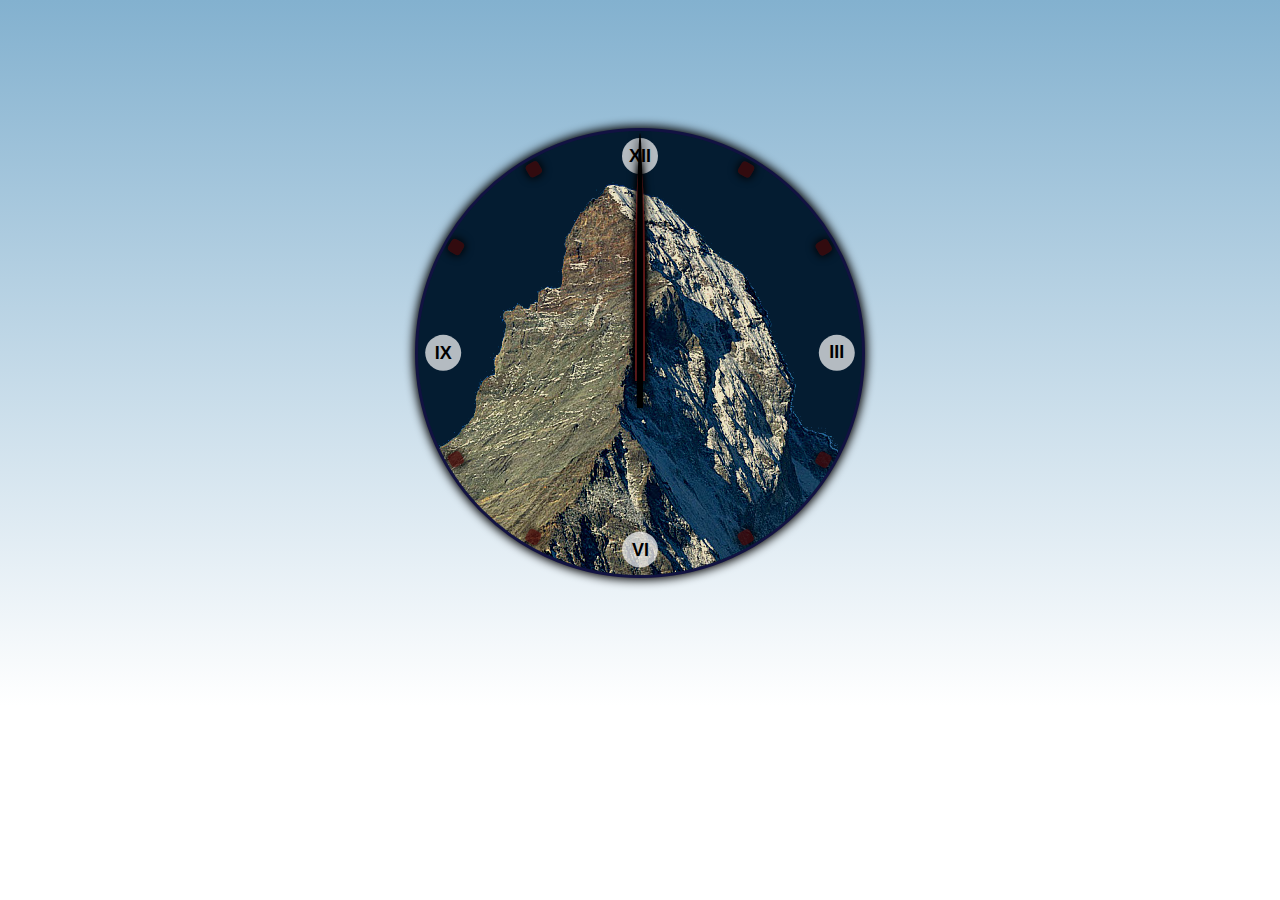
<file: index.html>
<!DOCTYPE html>
<html lang="en">
<head>
  <meta charset="UTF-8">
  <meta name="viewport" content="width=device-width, initial-scale=1.0 maximum-scale=1.0, user-scalable=no">
  <meta http-equiv="X-UA-Compatible" content="ie=edge">
  <meta http-equiv="pragma" content="no-cache">
  <meta http-equiv="cache-control" content="no-cache">
  <meta name="description" content="Matterhorn clock">
  <meta name="author" content="Vitalii Kolomiiets, Kyiv, Ukraine, vitaljan@gmail.com">
  <title>Matterhorn clock</title>
  <link rel="shortcut icon" href="favicon.ico" type="image/x-icon">
  <link rel="stylesheet" href="clock.css">
</head>
<noscript>
  <h2>You need turn on javascript in your browser</h2>
</noscript>

<body>
    <div class="circle">
      <img class="matterhorn" src="matterhorn.png" alt="Matterhorn">
        <div class="number lg" id=h0><span>XII</span></div>
        <div class="number sm deg30" id=h1></div>
        <div class="number sm deg60" id=h2></div>
        <div class="number lg deg90" id=h3><span>III</span></div>
        <div class="number sm deg120" id=h4></div>
        <div class="number sm deg150" id=h5></div>
        <div class="number lg deg180" id=h6><span>VI</span></div>
        <div class="number sm deg210" id=h7></div>
        <div class="number sm deg240" id=h8></div>
        <div class="number lg deg270" id=h9><span>IX</span></div>
        <div class="number sm deg300" id=h10></div>
        <div class="number sm deg330" id=h11></div>
        <div class="arrow arrow-h" id=hour></div>
        <div class="arrow arrow-m" id=minute></div>
        <div class="arrow arrow-s" id=second></div>
    </div>
</body>
<script>
  class Cloud {
    circle = document.querySelector('.circle');
    maxX = this.circle.clientWidth;
    maxY = this.circle.clientHeight;

    constructor (num) {
      this.el = document.createElement('img');
      this.circle.appendChild(this.el);
      this.el.classList.add('cloud');
      num = num >= 10 ? num : '0' + num;
      this.el.setAttribute('src', `clouds/c${num}.png`);
      this.active = false;
      this.opacity = 0;
      this.skew = 1;
    }
    start () {
      if (this.active) return;
      this.active = true;

      let layer = Math.random() < 0.5 ? -1 : 1;
      this.el.style.zIndex = layer;

      this.opacity = layer < 0 ? 0.4 : 0.6;
      this.el.style.opacity = this.opacity;
      
      let size = Math.random() * this.maxX * 0.8;
      size = size < 150 ? 150 : size;
      this.x = - size;
      this.el.style.width = size + 'px';
      this.el.style.left = this.x + 'px';
      
      size = this.el.getBoundingClientRect().height;
      this.y = Math.random() * (this.maxY - size / 2) + size/2;
      this.dx = layer > 0 ? 0.75 : 0.5;
      this.el.style.top = this.y + 'px';
      
      this.el.style.visibility = 'visible';
    }
    
    stop () {
      this.active = false;
      this.el.style.visibility = 'hidden';
    }
    
    move () {
      if (!this.active) return;
      this.opacity -= 0.0005;
      this.skew -= 0.1;
      this.x += this.dx;
      this.el.style.left = Math.round(this.x) + 'px';
      this.el.style.opacity = this.opacity;
      this.el.style.transform = `scaleX(${this.skew}deg`;
      if (this.x > this.maxX) this.stop();
    }
  }
  function timeRefresh() {
    let time = new Date();
    s=time.getSeconds();
    m=time.getMinutes();
    h=time.getHours();
    document.getElementById('second').style.transform = 'rotate(' + s*6 + 'deg)';
    minDeg=m*6;
    hourDeg=h*30 + m/2;
    document.getElementById('minute').style.transform = 'rotate(' + minDeg + 'deg)';
    document.getElementById('hour').style.transform = 'rotate(' + hourDeg + 'deg)';
  }
  const cloudsCount = 28; // max clouds count

  window.onload = ()=>{
    let timer=setInterval(timeRefresh,1000); // clock interval
    
    let frameInterval = setInterval(()=>{ // clouds move
      obj.forEach((i)=>i.move());
    }, 40);

    let obj = []; // create clouds pictures DOM elements and push them to array
    for (let n = 1; n <= cloudsCount; n++) {
      obj.push (new Cloud(n));
    }

    // after loaded all cloud elements:
    obj[obj.length-1].el.addEventListener('load', ()=>{
      let newCloud = setInterval(()=>{// start the new cloud
        if (Math.random() < 0.5) {
          let activeCount = 0;
          obj.forEach((i)=> {if (i.active) activeCount++}) // active clouds count calculate
          if (activeCount < 5) {
            let num = Math.round(Math.random () * (cloudsCount - 1));
            num = num < 0 ? 0 : num;
            num = num > cloudsCount ? cloudsCount : num;
            while (obj[num].active) {
              num += 4;
              if (num > cloudsCount) num = 0;
            }
            obj[num].start();
          }
        }
      }, 1000)
    })

  }; // onload

</script>
</html>
</file>
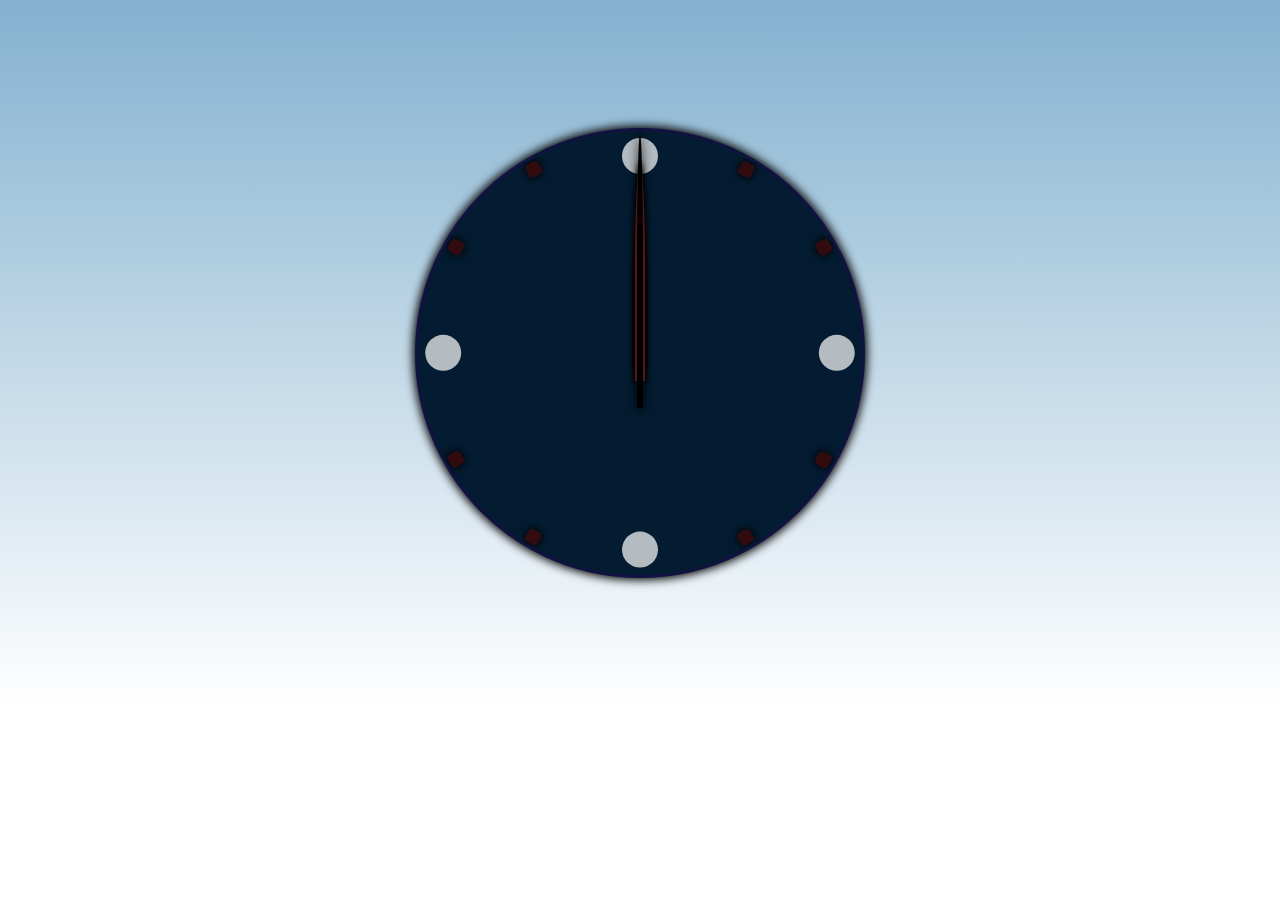
<file: clock.html>
<!DOCTYPE html>
<html lang="en">
<head>
    <meta charset="UTF-8">
    <meta name="viewport" content="width=device-width, initial-scale=1.0">
    <meta http-equiv="X-UA-Compatible" content="ie=edge">
    <title>Clock</title>
    <link rel="stylesheet" href="clock.css">
<script>
function timeRefresh()
{
var time = new Date();
s=time.getSeconds();
m=time.getMinutes();
h=time.getHours();
document.getElementById('second').style.transform = 'rotate(' + s*6 + 'deg)';
minDeg=m*6;
hourDeg=h*30 + m/2;
document.getElementById('minute').style.transform = 'rotate(' + minDeg + 'deg)';
document.getElementById('hour').style.transform = 'rotate(' + hourDeg + 'deg)';
}
</script>
</head>
<body>
    <div class="circle">
        <div class="number lg"></div>
        <div class="number sm deg30"></div>
        <div class="number sm deg60"></div>
        <div class="number lg deg90"></div>
        <div class="number sm deg120"></div>
        <div class="number sm deg150"></div>
        <div class="number lg deg180"></div>
        <div class="number sm deg210"></div>
        <div class="number sm deg240"></div>
        <div class="number lg deg270"></div>
        <div class="number sm deg300"></div>
        <div class="number sm deg330"></div>
        <div class="arrow arrow-h" id=hour></div>
        <div class="arrow arrow-m" id=minute></div>
        <div class="arrow arrow-s" id=second></div>
    </div>

<script>
var timer=setInterval(timeRefresh,1000);

</script>
</body>
</html>
</file>
<file: clock.css>
* {
  -webkit-box-sizing: border-box;
          box-sizing: border-box;
  margin: 0;
  padding: 0;
  font-family: sans-serif;
}

body {
  height: 100%;
  min-width: 260px;
  background: -webkit-gradient(linear, left top, left bottom, from(#83b1cf), to(white)) no-repeat;
  background: linear-gradient(to bottom, #83b1cf, white) no-repeat;
}

noscript {
  text-align: center;
  padding-top: 20px;
}

.circle {
  margin: 10% auto;
  width: 450px;
  height: 450px;
  border-radius: 50%;
  background-color: #eeeec2;
  border: 3px solid #121242;
  position: relative;
  -webkit-box-shadow: 0 0 10px 2px black;
          box-shadow: 0 0 10px 2px black;
  overflow: hidden;
  background-color: #041c31;
  z-index: -5;
}

@media (max-width: 500px) {
  .circle {
    width: 250px;
    height: 250px;
  }
}

.circle img {
  max-width: 100%;
  max-height: 100%;
  position: absolute;
  top: 0;
  left: 0;
}

.circle img.matterhorn {
  top: 24px;
}

@media (max-width: 500px) {
  .circle img.matterhorn {
    top: 16px;
  }
}

.circle img.cloud {
  visibility: hidden;
}

.arrow {
  border-top-left-radius: 50%;
  border-top-right-radius: 50%;
  -webkit-animation-iteration-count: infinite;
          animation-iteration-count: infinite;
  opacity: 1;
}

.arrow-s {
  height: 275px;
  width: 6px;
  background-color: black;
  border: none;
  position: absolute;
  left: 219px;
  top: 2px;
  -webkit-transform-origin: 3px 220px;
          transform-origin: 3px 220px;
  -webkit-box-shadow: 0 0 10px 1px rgba(0, 0, 0, 0.9);
          box-shadow: 0 0 10px 1px rgba(0, 0, 0, 0.9);
  z-index: 1000;
}

@media (max-width: 500px) {
  .arrow-s {
    height: 150px;
    left: 119px;
    top: 2px;
    -webkit-transform-origin: 3px 120px;
            transform-origin: 3px 120px;
  }
}

.arrow-m {
  height: 217.005px;
  width: 10px;
  background-color: rgba(165, 42, 42, 0.9);
  border: none;
  position: absolute;
  left: 217px;
  top: 33.3px;
  -webkit-transform-origin: 5px 188.7px;
          transform-origin: 5px 188.7px;
  -webkit-box-shadow: 0 0 5px 2px rgba(0, 0, 0, 0.9);
          box-shadow: 0 0 5px 2px rgba(0, 0, 0, 0.9);
  z-index: 999;
}

@media (max-width: 500px) {
  .arrow-m {
    height: 119.255px;
    width: 10px;
    left: 117px;
    top: 18.3px;
    -webkit-transform-origin: 5px 103.7px;
            transform-origin: 5px 103.7px;
  }
}

.arrow-h {
  height: 158.73px;
  width: 10px;
  background-color: #3f0707;
  border: none;
  position: absolute;
  left: 217px;
  top: 77.7px;
  -webkit-transform-origin: 5px 144.3px;
          transform-origin: 5px 144.3px;
  -webkit-box-shadow: 0 0 3px 2px rgba(0, 0, 0, 0.9);
          box-shadow: 0 0 3px 2px rgba(0, 0, 0, 0.9);
  z-index: 998;
}

@media (max-width: 500px) {
  .arrow-h {
    height: 87.23px;
    width: 10px;
    left: 117px;
    top: 42.7px;
    -webkit-transform-origin: 5px 79.3px;
            transform-origin: 5px 79.3px;
  }
}

.number {
  border-radius: 50%;
  position: absolute;
  z-index: 997;
}

.number.lg {
  width: 36px;
  height: 36px;
  background-color: rgba(255, 255, 255, 0.7);
  text-align: center;
  left: 204px;
  font-size: 18px;
  line-height: 36px;
  margin-top: 7.2px;
  -webkit-transform-origin: 18px 214.8px;
          transform-origin: 18px 214.8px;
}

.number.lg span {
  font-weight: bold;
}

@media (max-width: 500px) {
  .number.lg {
    left: 112px;
    -webkit-transform-origin: 10px 118px;
            transform-origin: 10px 118px;
    width: 20px;
    height: 20px;
    font-size: 10px;
    line-height: 20px;
    margin-top: 4px;
  }
}

.number.sm {
  border-radius: 30%;
  width: 13.5px;
  height: 13.5px;
  background-color: rgba(63, 7, 7, 0.8);
  left: 215.25px;
  margin-top: 2.7px;
  -webkit-transform-origin: 6.75px 219.3px;
          transform-origin: 6.75px 219.3px;
  -webkit-box-shadow: 0 0 8px 1px black;
          box-shadow: 0 0 8px 1px black;
}

@media (max-width: 500px) {
  .number.sm {
    left: 118.25px;
    -webkit-transform-origin: 3.75px 120.5px;
            transform-origin: 3.75px 120.5px;
    width: 7.5px;
    height: 7.5px;
    margin-top: 1.5px;
  }
}

.number.deg30 {
  -webkit-transform: rotate(30deg);
          transform: rotate(30deg);
}

.number.deg60 {
  -webkit-transform: rotate(60deg);
          transform: rotate(60deg);
}

.number.deg90 {
  -webkit-transform: rotate(90deg);
          transform: rotate(90deg);
}

.number.deg90 span {
  -webkit-transform: rotate(-90deg);
          transform: rotate(-90deg);
  display: inline-block;
}

.number.deg120 {
  -webkit-transform: rotate(120deg);
          transform: rotate(120deg);
}

.number.deg150 {
  -webkit-transform: rotate(150deg);
          transform: rotate(150deg);
}

.number.deg180 {
  -webkit-transform: rotate(180deg);
          transform: rotate(180deg);
}

.number.deg180 span {
  -webkit-transform: rotate(-180deg);
          transform: rotate(-180deg);
  display: inline-block;
}

.number.deg210 {
  -webkit-transform: rotate(210deg);
          transform: rotate(210deg);
}

.number.deg240 {
  -webkit-transform: rotate(240deg);
          transform: rotate(240deg);
}

.number.deg270 {
  -webkit-transform: rotate(270deg);
          transform: rotate(270deg);
}

.number.deg270 span {
  -webkit-transform: rotate(-270deg);
          transform: rotate(-270deg);
  display: inline-block;
}

.number.deg300 {
  -webkit-transform: rotate(300deg);
          transform: rotate(300deg);
}

.number.deg330 {
  -webkit-transform: rotate(330deg);
          transform: rotate(330deg);
}
/*# sourceMappingURL=clock.css.map */
</file>
